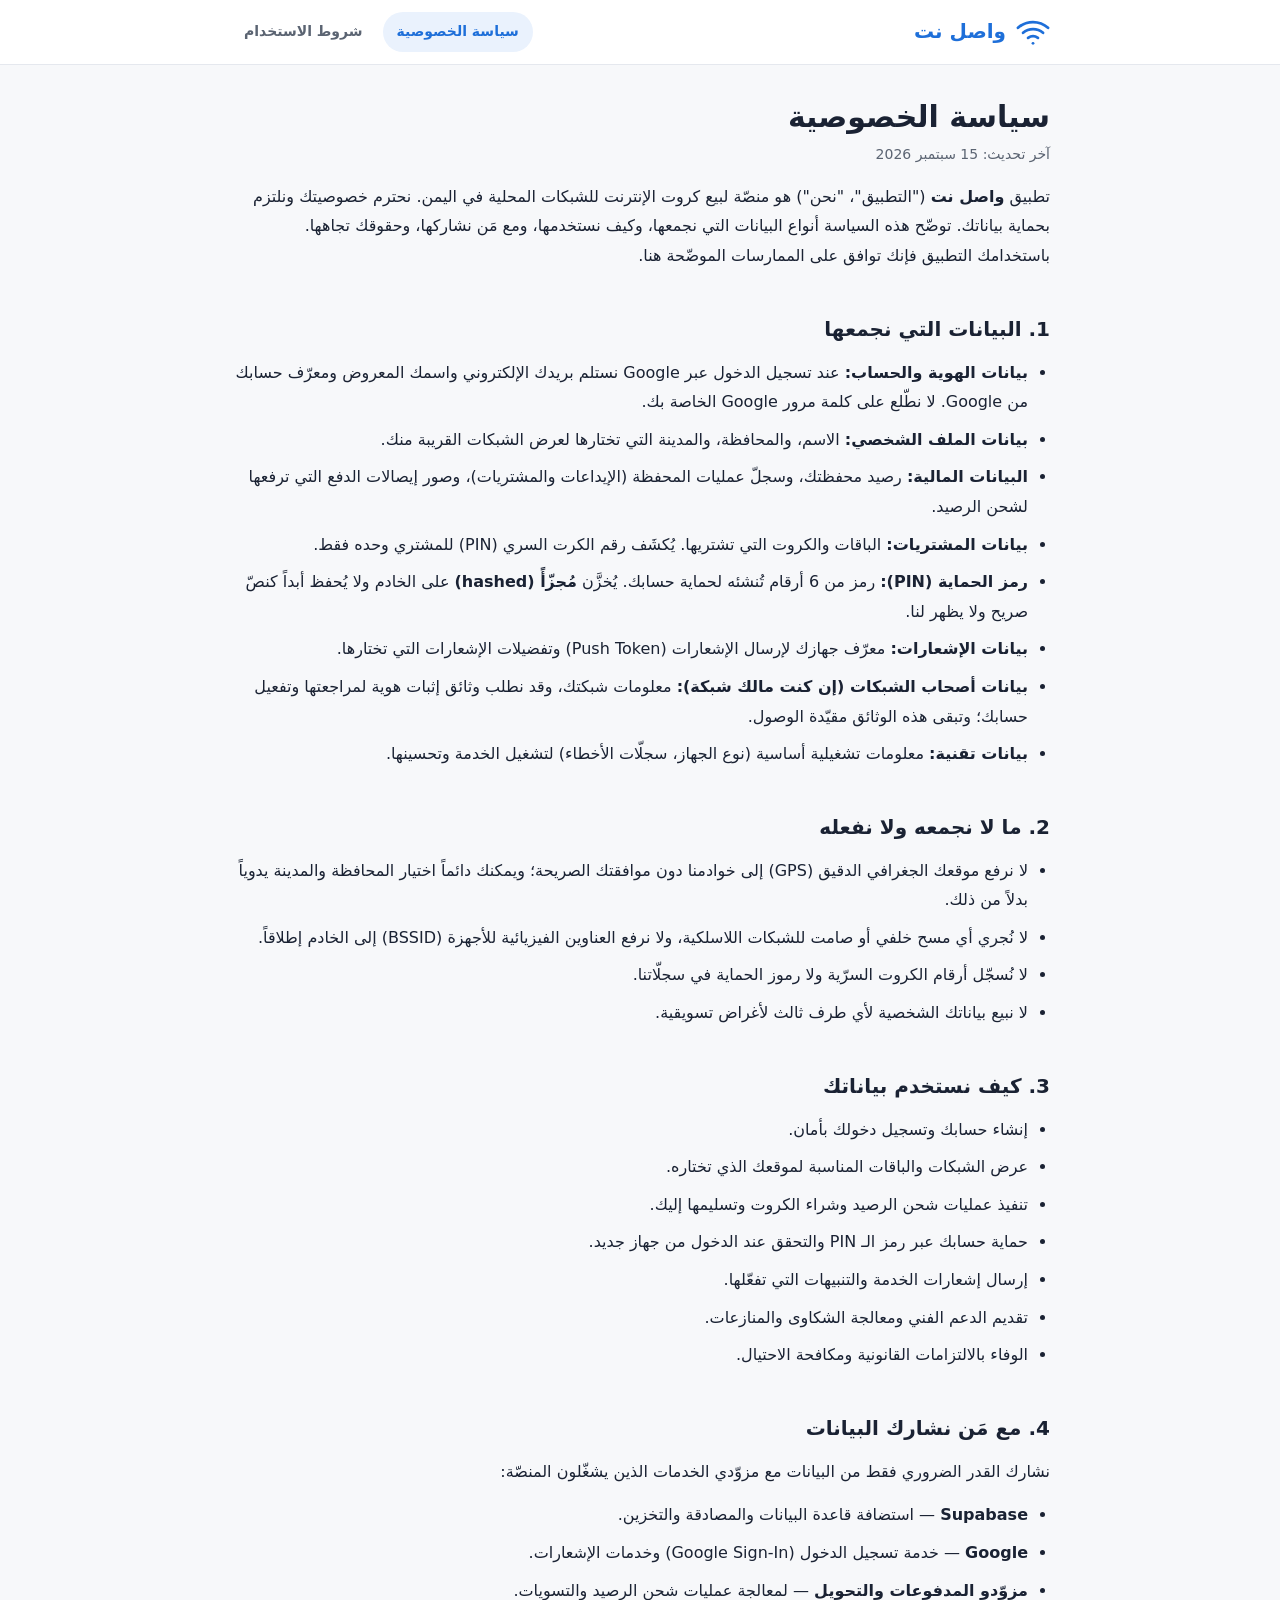
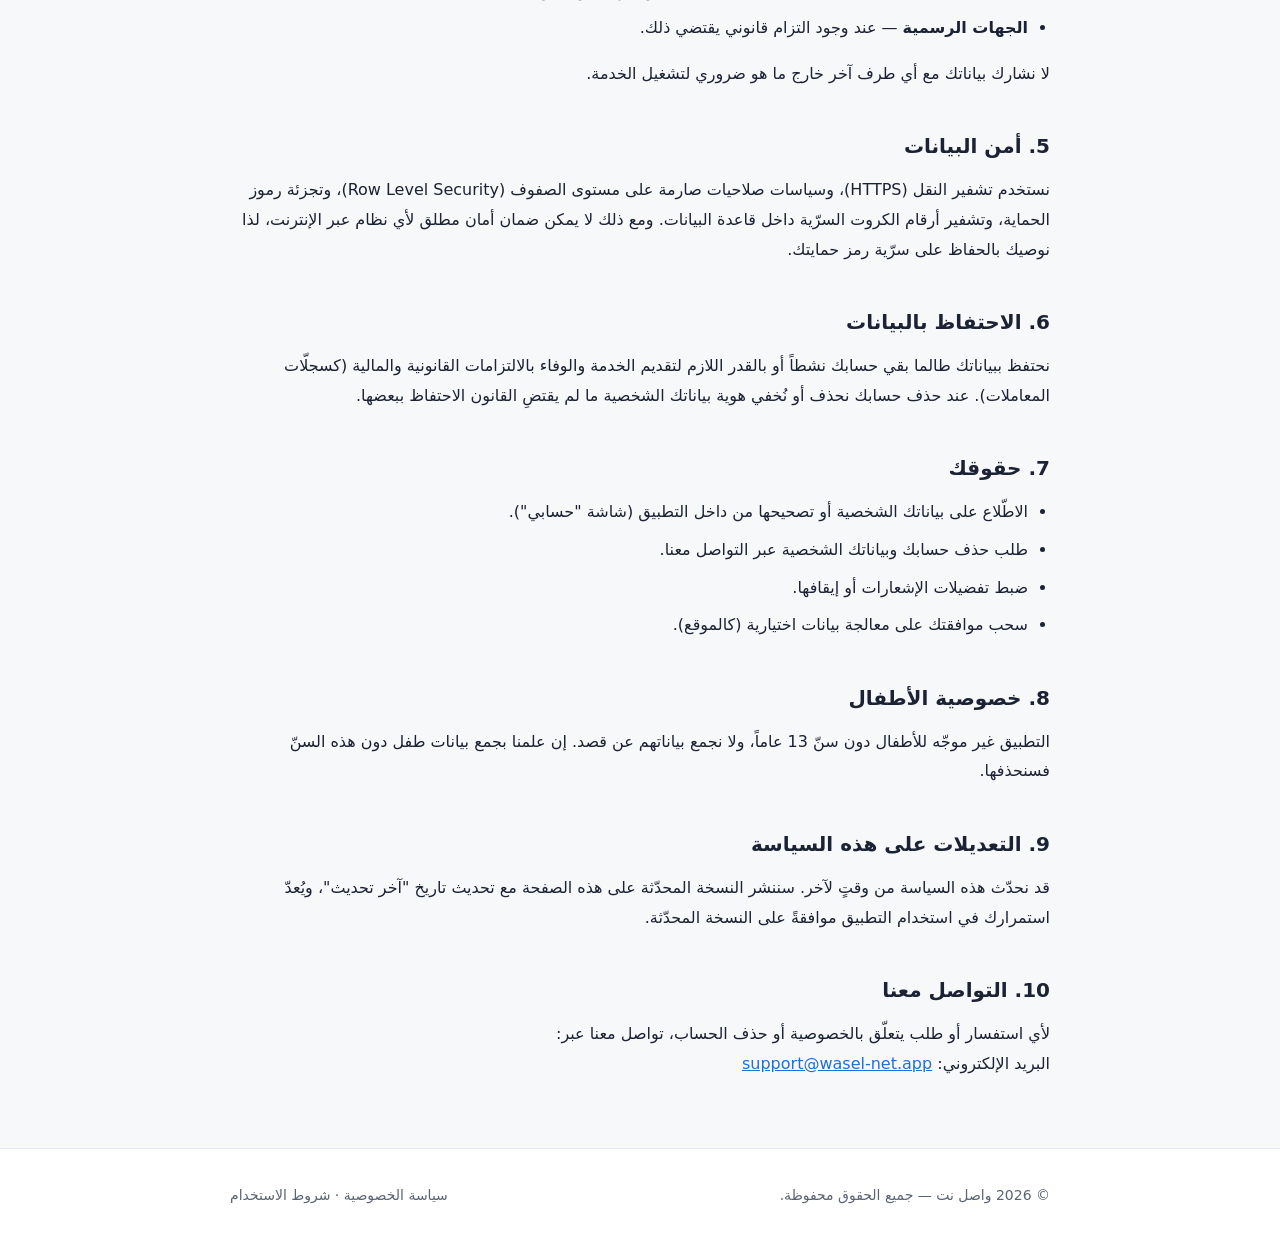
<file: legal/index.html>
<!doctype html>
<html lang="ar" dir="rtl">
<head>
  <meta charset="utf-8">
  <meta name="viewport" content="width=device-width, initial-scale=1">
  <title>واصل نت — سياسة الخصوصية</title>
  <meta name="description" content="سياسة الخصوصية لتطبيق واصل نت لبيع كروت الإنترنت للشبكات المحلية في اليمن.">
  <link rel="stylesheet" href="./styles.css">
</head>
<body>
  <header class="site-header">
    <div class="wrap">
      <div class="brand">
        <svg width="34" height="34" viewBox="0 0 24 24" fill="none" stroke="currentColor" stroke-width="2" stroke-linecap="round" stroke-linejoin="round" aria-hidden="true">
          <path d="M5 12.55a11 11 0 0 1 14.08 0"></path>
          <path d="M1.42 9a16 16 0 0 1 21.16 0"></path>
          <path d="M8.53 16.11a6 6 0 0 1 6.95 0"></path>
          <line x1="12" y1="20" x2="12.01" y2="20"></line>
        </svg>
        <span>واصل نت</span>
      </div>
      <nav class="site-nav">
        <a href="./index.html" class="active">سياسة الخصوصية</a>
        <a href="./terms.html">شروط الاستخدام</a>
      </nav>
    </div>
  </header>

  <main class="wrap doc">
    <h1>سياسة الخصوصية</h1>
    <p class="updated">آخر تحديث: 15 سبتمبر 2026</p>

    <p>
      تطبيق <strong>واصل نت</strong> ("التطبيق"، "نحن") هو منصّة لبيع كروت الإنترنت للشبكات
      المحلية في اليمن. نحترم خصوصيتك ونلتزم بحماية بياناتك. توضّح هذه السياسة أنواع البيانات
      التي نجمعها، وكيف نستخدمها، ومع مَن نشاركها، وحقوقك تجاهها. باستخدامك التطبيق فإنك توافق
      على الممارسات الموضّحة هنا.
    </p>

    <h2>1. البيانات التي نجمعها</h2>
    <ul>
      <li><strong>بيانات الهوية والحساب:</strong> عند تسجيل الدخول عبر Google نستلم بريدك
        الإلكتروني واسمك المعروض ومعرّف حسابك من Google. لا نطّلع على كلمة مرور Google الخاصة بك.</li>
      <li><strong>بيانات الملف الشخصي:</strong> الاسم، والمحافظة، والمدينة التي تختارها لعرض
        الشبكات القريبة منك.</li>
      <li><strong>البيانات المالية:</strong> رصيد محفظتك، وسجلّ عمليات المحفظة (الإيداعات
        والمشتريات)، وصور إيصالات الدفع التي ترفعها لشحن الرصيد.</li>
      <li><strong>بيانات المشتريات:</strong> الباقات والكروت التي تشتريها. يُكشَف رقم الكرت
        السري (PIN) للمشتري وحده فقط.</li>
      <li><strong>رمز الحماية (PIN):</strong> رمز من 6 أرقام تُنشئه لحماية حسابك. يُخزَّن
        <strong>مُجزّأً (hashed)</strong> على الخادم ولا يُحفظ أبداً كنصّ صريح ولا يظهر لنا.</li>
      <li><strong>بيانات الإشعارات:</strong> معرّف جهازك لإرسال الإشعارات (Push Token)
        وتفضيلات الإشعارات التي تختارها.</li>
      <li><strong>بيانات أصحاب الشبكات (إن كنت مالك شبكة):</strong> معلومات شبكتك، وقد نطلب
        وثائق إثبات هوية لمراجعتها وتفعيل حسابك؛ وتبقى هذه الوثائق مقيّدة الوصول.</li>
      <li><strong>بيانات تقنية:</strong> معلومات تشغيلية أساسية (نوع الجهاز، سجلّات الأخطاء)
        لتشغيل الخدمة وتحسينها.</li>
    </ul>

    <h2>2. ما لا نجمعه ولا نفعله</h2>
    <ul>
      <li>لا نرفع موقعك الجغرافي الدقيق (GPS) إلى خوادمنا دون موافقتك الصريحة؛ ويمكنك دائماً
        اختيار المحافظة والمدينة يدوياً بدلاً من ذلك.</li>
      <li>لا نُجري أي مسح خلفي أو صامت للشبكات اللاسلكية، ولا نرفع العناوين الفيزيائية للأجهزة
        (BSSID) إلى الخادم إطلاقاً.</li>
      <li>لا نُسجّل أرقام الكروت السرّية ولا رموز الحماية في سجلّاتنا.</li>
      <li>لا نبيع بياناتك الشخصية لأي طرف ثالث لأغراض تسويقية.</li>
    </ul>

    <h2>3. كيف نستخدم بياناتك</h2>
    <ul>
      <li>إنشاء حسابك وتسجيل دخولك بأمان.</li>
      <li>عرض الشبكات والباقات المناسبة لموقعك الذي تختاره.</li>
      <li>تنفيذ عمليات شحن الرصيد وشراء الكروت وتسليمها إليك.</li>
      <li>حماية حسابك عبر رمز الـ PIN والتحقق عند الدخول من جهاز جديد.</li>
      <li>إرسال إشعارات الخدمة والتنبيهات التي تفعّلها.</li>
      <li>تقديم الدعم الفني ومعالجة الشكاوى والمنازعات.</li>
      <li>الوفاء بالالتزامات القانونية ومكافحة الاحتيال.</li>
    </ul>

    <h2>4. مع مَن نشارك البيانات</h2>
    <p>نشارك القدر الضروري فقط من البيانات مع مزوّدي الخدمات الذين يشغّلون المنصّة:</p>
    <ul>
      <li><strong>Supabase</strong> — استضافة قاعدة البيانات والمصادقة والتخزين.</li>
      <li><strong>Google</strong> — خدمة تسجيل الدخول (Google Sign-In) وخدمات الإشعارات.</li>
      <li><strong>مزوّدو المدفوعات والتحويل</strong> — لمعالجة عمليات شحن الرصيد والتسويات.</li>
      <li><strong>الجهات الرسمية</strong> — عند وجود التزام قانوني يقتضي ذلك.</li>
    </ul>
    <p>لا نشارك بياناتك مع أي طرف آخر خارج ما هو ضروري لتشغيل الخدمة.</p>

    <h2>5. أمن البيانات</h2>
    <p>
      نستخدم تشفير النقل (HTTPS)، وسياسات صلاحيات صارمة على مستوى الصفوف (Row Level Security)،
      وتجزئة رموز الحماية، وتشفير أرقام الكروت السرّية داخل قاعدة البيانات. ومع ذلك لا يمكن ضمان
      أمان مطلق لأي نظام عبر الإنترنت، لذا نوصيك بالحفاظ على سرّية رمز حمايتك.
    </p>

    <h2>6. الاحتفاظ بالبيانات</h2>
    <p>
      نحتفظ ببياناتك طالما بقي حسابك نشطاً أو بالقدر اللازم لتقديم الخدمة والوفاء بالالتزامات
      القانونية والمالية (كسجلّات المعاملات). عند حذف حسابك نحذف أو نُخفي هوية بياناتك الشخصية
      ما لم يقتضِ القانون الاحتفاظ ببعضها.
    </p>

    <h2>7. حقوقك</h2>
    <ul>
      <li>الاطّلاع على بياناتك الشخصية أو تصحيحها من داخل التطبيق (شاشة "حسابي").</li>
      <li>طلب حذف حسابك وبياناتك الشخصية عبر التواصل معنا.</li>
      <li>ضبط تفضيلات الإشعارات أو إيقافها.</li>
      <li>سحب موافقتك على معالجة بيانات اختيارية (كالموقع).</li>
    </ul>

    <h2>8. خصوصية الأطفال</h2>
    <p>
      التطبيق غير موجّه للأطفال دون سنّ 13 عاماً، ولا نجمع بياناتهم عن قصد. إن علمنا بجمع بيانات
      طفل دون هذه السنّ فسنحذفها.
    </p>

    <h2>9. التعديلات على هذه السياسة</h2>
    <p>
      قد نحدّث هذه السياسة من وقتٍ لآخر. سننشر النسخة المحدّثة على هذه الصفحة مع تحديث تاريخ
      "آخر تحديث"، ويُعدّ استمرارك في استخدام التطبيق موافقةً على النسخة المحدّثة.
    </p>

    <h2>10. التواصل معنا</h2>
    <p>
      لأي استفسار أو طلب يتعلّق بالخصوصية أو حذف الحساب، تواصل معنا عبر:
      <br>
      البريد الإلكتروني: <a href="mailto:support@wasel-net.app">support@wasel-net.app</a>
    </p>
  </main>

  <footer class="site-footer">
    <div class="wrap">
      <p>© 2026 واصل نت — جميع الحقوق محفوظة.</p>
      <p><a href="./index.html">سياسة الخصوصية</a> · <a href="./terms.html">شروط الاستخدام</a></p>
    </div>
  </footer>
</body>
</html>
</file>
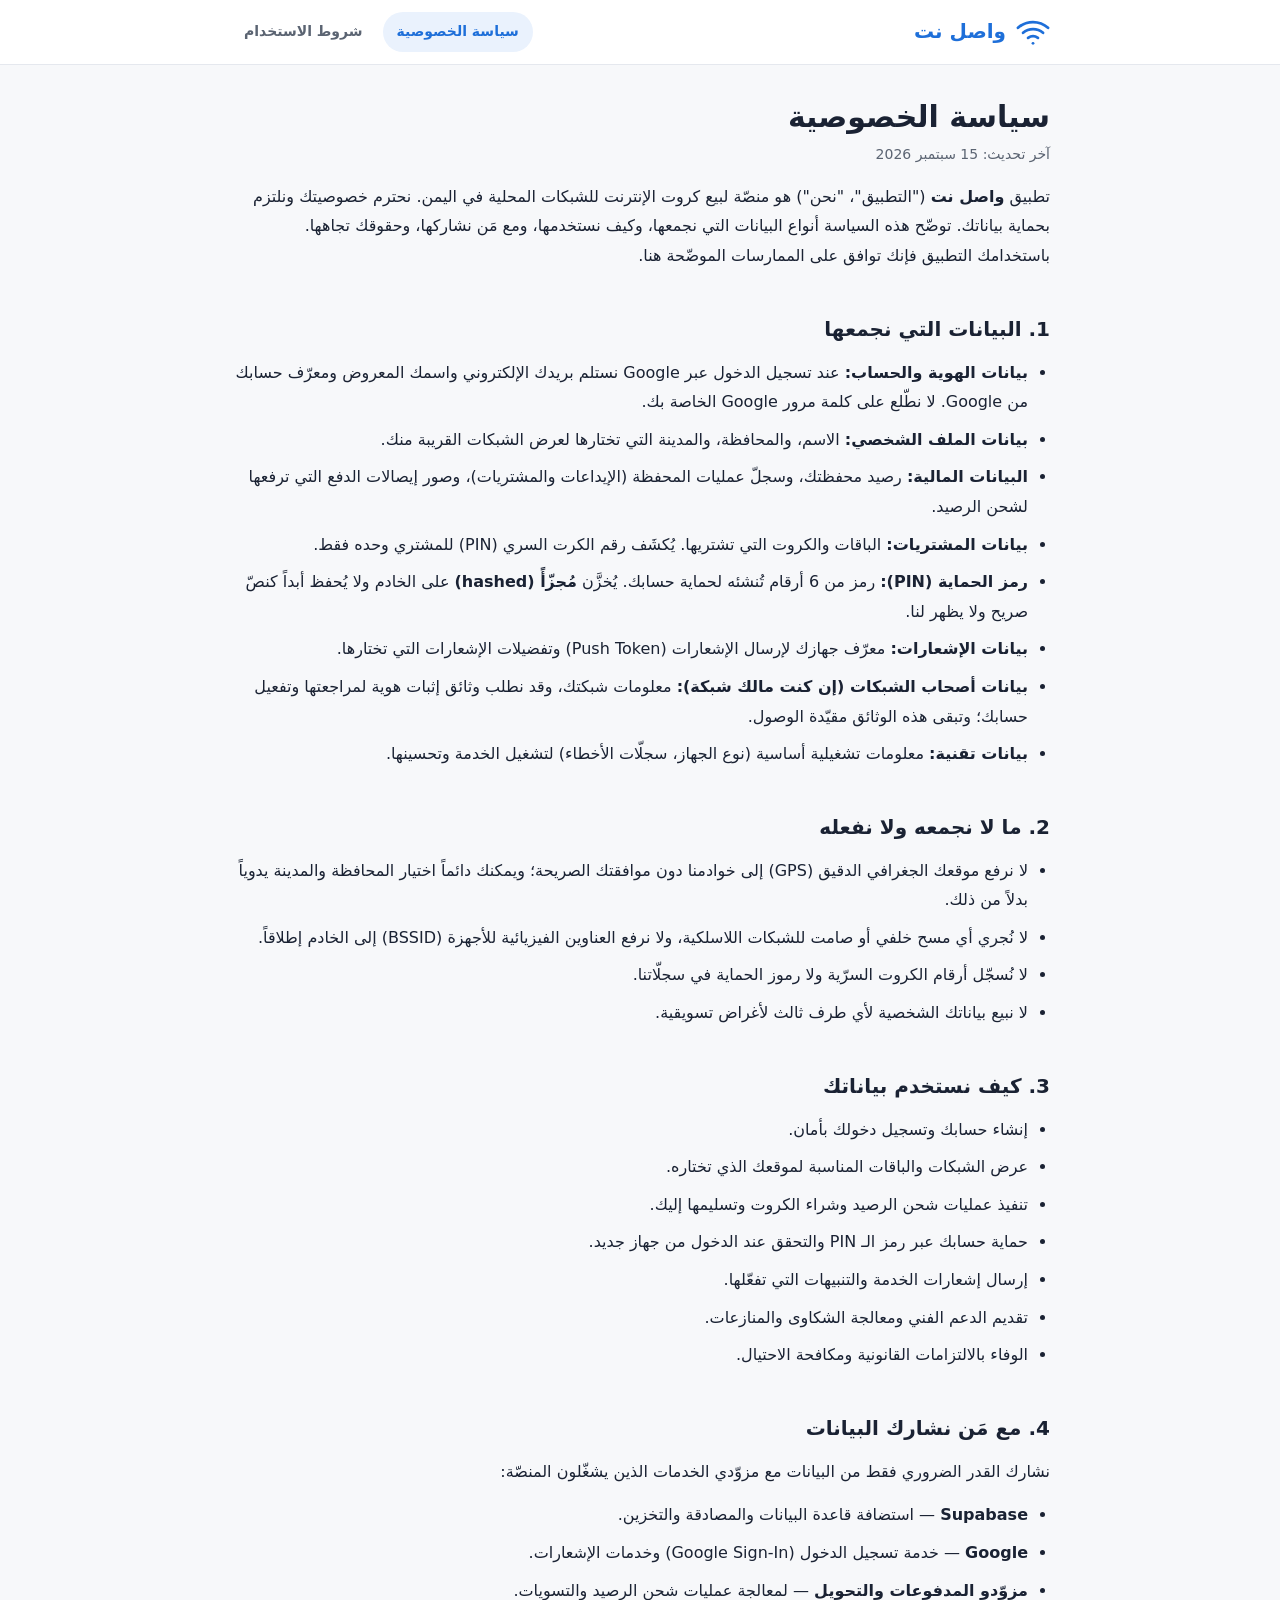
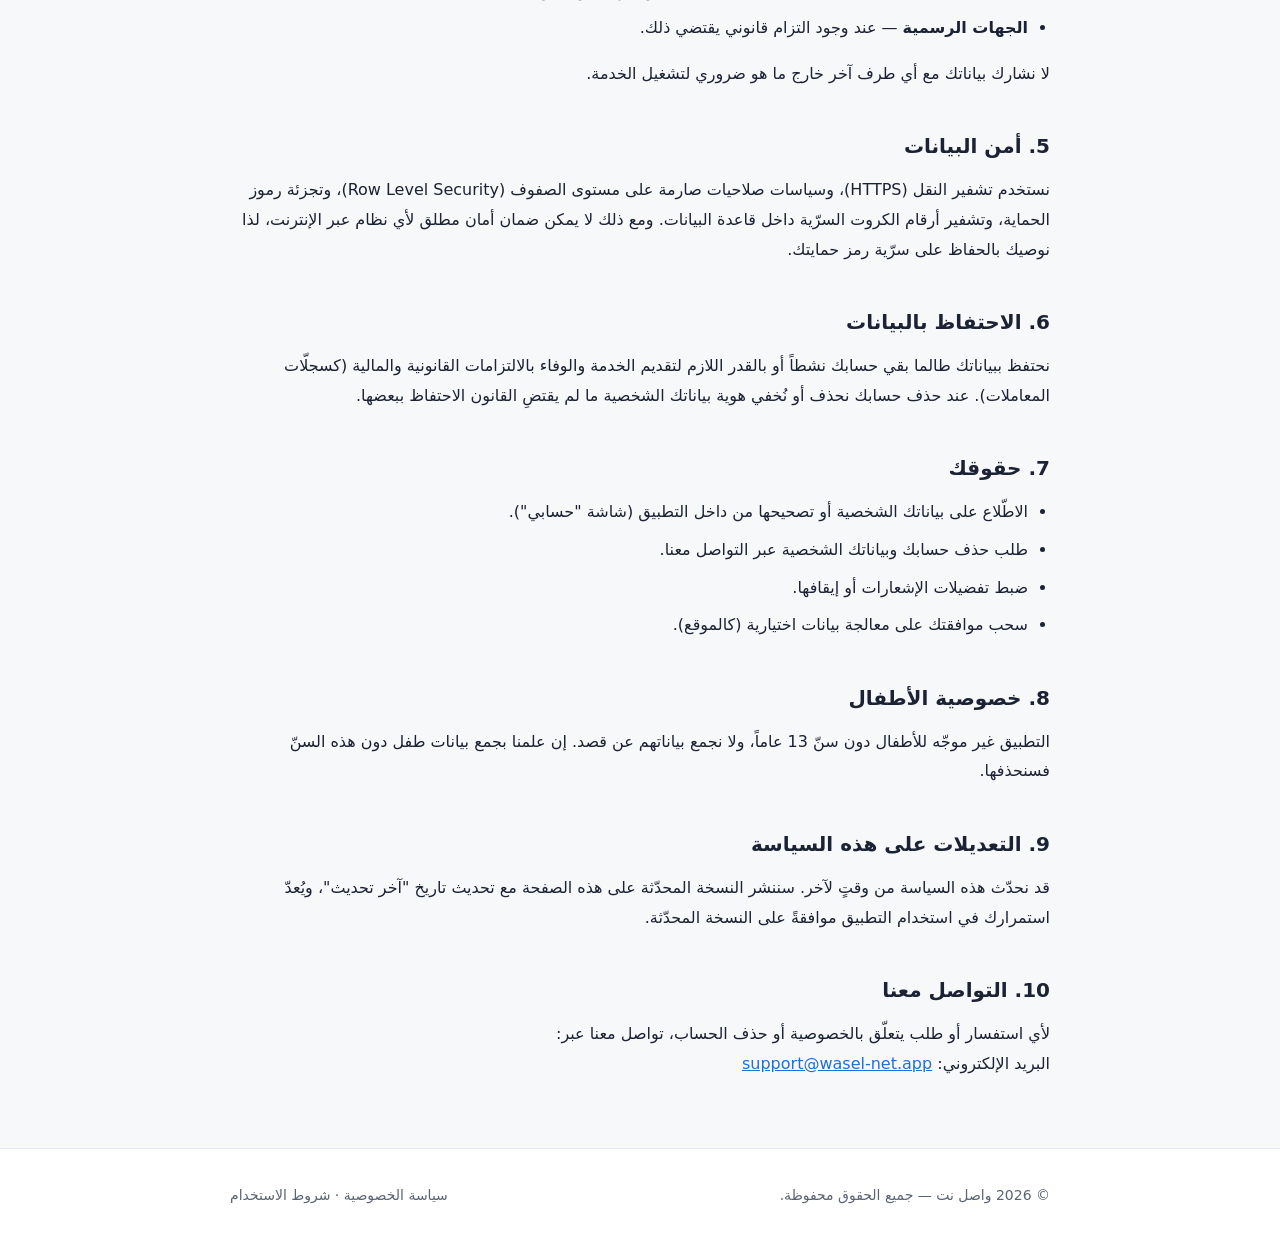
<file: legal/privacy.html>
<!doctype html>
<html lang="ar" dir="rtl">
<head>
  <meta charset="utf-8">
  <meta name="viewport" content="width=device-width, initial-scale=1">
  <title>واصل نت — سياسة الخصوصية</title>
  <meta name="description" content="سياسة الخصوصية لتطبيق واصل نت لبيع كروت الإنترنت للشبكات المحلية في اليمن.">
  <link rel="stylesheet" href="./styles.css">
</head>
<body>
  <header class="site-header">
    <div class="wrap">
      <div class="brand">
        <svg width="34" height="34" viewBox="0 0 24 24" fill="none" stroke="currentColor" stroke-width="2" stroke-linecap="round" stroke-linejoin="round" aria-hidden="true">
          <path d="M5 12.55a11 11 0 0 1 14.08 0"></path>
          <path d="M1.42 9a16 16 0 0 1 21.16 0"></path>
          <path d="M8.53 16.11a6 6 0 0 1 6.95 0"></path>
          <line x1="12" y1="20" x2="12.01" y2="20"></line>
        </svg>
        <span>واصل نت</span>
      </div>
      <nav class="site-nav">
        <a href="/privacy" class="active">سياسة الخصوصية</a>
        <a href="/terms">شروط الاستخدام</a>
      </nav>
    </div>
  </header>

  <main class="wrap doc">
    <h1>سياسة الخصوصية</h1>
    <p class="updated">آخر تحديث: 15 سبتمبر 2026</p>

    <p>
      تطبيق <strong>واصل نت</strong> ("التطبيق"، "نحن") هو منصّة لبيع كروت الإنترنت للشبكات
      المحلية في اليمن. نحترم خصوصيتك ونلتزم بحماية بياناتك. توضّح هذه السياسة أنواع البيانات
      التي نجمعها، وكيف نستخدمها، ومع مَن نشاركها، وحقوقك تجاهها. باستخدامك التطبيق فإنك توافق
      على الممارسات الموضّحة هنا.
    </p>

    <h2>1. البيانات التي نجمعها</h2>
    <ul>
      <li><strong>بيانات الهوية والحساب:</strong> عند تسجيل الدخول عبر Google نستلم بريدك
        الإلكتروني واسمك المعروض ومعرّف حسابك من Google. لا نطّلع على كلمة مرور Google الخاصة بك.</li>
      <li><strong>بيانات الملف الشخصي:</strong> الاسم، والمحافظة، والمدينة التي تختارها لعرض
        الشبكات القريبة منك.</li>
      <li><strong>البيانات المالية:</strong> رصيد محفظتك، وسجلّ عمليات المحفظة (الإيداعات
        والمشتريات)، وصور إيصالات الدفع التي ترفعها لشحن الرصيد.</li>
      <li><strong>بيانات المشتريات:</strong> الباقات والكروت التي تشتريها. يُكشَف رقم الكرت
        السري (PIN) للمشتري وحده فقط.</li>
      <li><strong>رمز الحماية (PIN):</strong> رمز من 6 أرقام تُنشئه لحماية حسابك. يُخزَّن
        <strong>مُجزّأً (hashed)</strong> على الخادم ولا يُحفظ أبداً كنصّ صريح ولا يظهر لنا.</li>
      <li><strong>بيانات الإشعارات:</strong> معرّف جهازك لإرسال الإشعارات (Push Token)
        وتفضيلات الإشعارات التي تختارها.</li>
      <li><strong>بيانات أصحاب الشبكات (إن كنت مالك شبكة):</strong> معلومات شبكتك، وقد نطلب
        وثائق إثبات هوية لمراجعتها وتفعيل حسابك؛ وتبقى هذه الوثائق مقيّدة الوصول.</li>
      <li><strong>بيانات تقنية:</strong> معلومات تشغيلية أساسية (نوع الجهاز، سجلّات الأخطاء)
        لتشغيل الخدمة وتحسينها.</li>
    </ul>

    <h2>2. ما لا نجمعه ولا نفعله</h2>
    <ul>
      <li>لا نرفع موقعك الجغرافي الدقيق (GPS) إلى خوادمنا دون موافقتك الصريحة؛ ويمكنك دائماً
        اختيار المحافظة والمدينة يدوياً بدلاً من ذلك.</li>
      <li>لا نُجري أي مسح خلفي أو صامت للشبكات اللاسلكية، ولا نرفع العناوين الفيزيائية للأجهزة
        (BSSID) إلى الخادم إطلاقاً.</li>
      <li>لا نُسجّل أرقام الكروت السرّية ولا رموز الحماية في سجلّاتنا.</li>
      <li>لا نبيع بياناتك الشخصية لأي طرف ثالث لأغراض تسويقية.</li>
    </ul>

    <h2>3. كيف نستخدم بياناتك</h2>
    <ul>
      <li>إنشاء حسابك وتسجيل دخولك بأمان.</li>
      <li>عرض الشبكات والباقات المناسبة لموقعك الذي تختاره.</li>
      <li>تنفيذ عمليات شحن الرصيد وشراء الكروت وتسليمها إليك.</li>
      <li>حماية حسابك عبر رمز الـ PIN والتحقق عند الدخول من جهاز جديد.</li>
      <li>إرسال إشعارات الخدمة والتنبيهات التي تفعّلها.</li>
      <li>تقديم الدعم الفني ومعالجة الشكاوى والمنازعات.</li>
      <li>الوفاء بالالتزامات القانونية ومكافحة الاحتيال.</li>
    </ul>

    <h2>4. مع مَن نشارك البيانات</h2>
    <p>نشارك القدر الضروري فقط من البيانات مع مزوّدي الخدمات الذين يشغّلون المنصّة:</p>
    <ul>
      <li><strong>Supabase</strong> — استضافة قاعدة البيانات والمصادقة والتخزين.</li>
      <li><strong>Google</strong> — خدمة تسجيل الدخول (Google Sign-In) وخدمات الإشعارات.</li>
      <li><strong>مزوّدو المدفوعات والتحويل</strong> — لمعالجة عمليات شحن الرصيد والتسويات.</li>
      <li><strong>الجهات الرسمية</strong> — عند وجود التزام قانوني يقتضي ذلك.</li>
    </ul>
    <p>لا نشارك بياناتك مع أي طرف آخر خارج ما هو ضروري لتشغيل الخدمة.</p>

    <h2>5. أمن البيانات</h2>
    <p>
      نستخدم تشفير النقل (HTTPS)، وسياسات صلاحيات صارمة على مستوى الصفوف (Row Level Security)،
      وتجزئة رموز الحماية، وتشفير أرقام الكروت السرّية داخل قاعدة البيانات. ومع ذلك لا يمكن ضمان
      أمان مطلق لأي نظام عبر الإنترنت، لذا نوصيك بالحفاظ على سرّية رمز حمايتك.
    </p>

    <h2>6. الاحتفاظ بالبيانات</h2>
    <p>
      نحتفظ ببياناتك طالما بقي حسابك نشطاً أو بالقدر اللازم لتقديم الخدمة والوفاء بالالتزامات
      القانونية والمالية (كسجلّات المعاملات). عند حذف حسابك نحذف أو نُخفي هوية بياناتك الشخصية
      ما لم يقتضِ القانون الاحتفاظ ببعضها.
    </p>

    <h2>7. حقوقك</h2>
    <ul>
      <li>الاطّلاع على بياناتك الشخصية أو تصحيحها من داخل التطبيق (شاشة "حسابي").</li>
      <li>طلب حذف حسابك وبياناتك الشخصية عبر التواصل معنا.</li>
      <li>ضبط تفضيلات الإشعارات أو إيقافها.</li>
      <li>سحب موافقتك على معالجة بيانات اختيارية (كالموقع).</li>
    </ul>

    <h2>8. خصوصية الأطفال</h2>
    <p>
      التطبيق غير موجّه للأطفال دون سنّ 13 عاماً، ولا نجمع بياناتهم عن قصد. إن علمنا بجمع بيانات
      طفل دون هذه السنّ فسنحذفها.
    </p>

    <h2>9. التعديلات على هذه السياسة</h2>
    <p>
      قد نحدّث هذه السياسة من وقتٍ لآخر. سننشر النسخة المحدّثة على هذه الصفحة مع تحديث تاريخ
      "آخر تحديث"، ويُعدّ استمرارك في استخدام التطبيق موافقةً على النسخة المحدّثة.
    </p>

    <h2>10. التواصل معنا</h2>
    <p>
      لأي استفسار أو طلب يتعلّق بالخصوصية أو حذف الحساب، تواصل معنا عبر:
      <br>
      البريد الإلكتروني: <a href="mailto:support@wasel-net.app">support@wasel-net.app</a>
    </p>
  </main>

  <footer class="site-footer">
    <div class="wrap">
      <p>© 2026 واصل نت — جميع الحقوق محفوظة.</p>
      <p><a href="/privacy">سياسة الخصوصية</a> · <a href="/terms">شروط الاستخدام</a></p>
    </div>
  </footer>
</body>
</html>
</file>
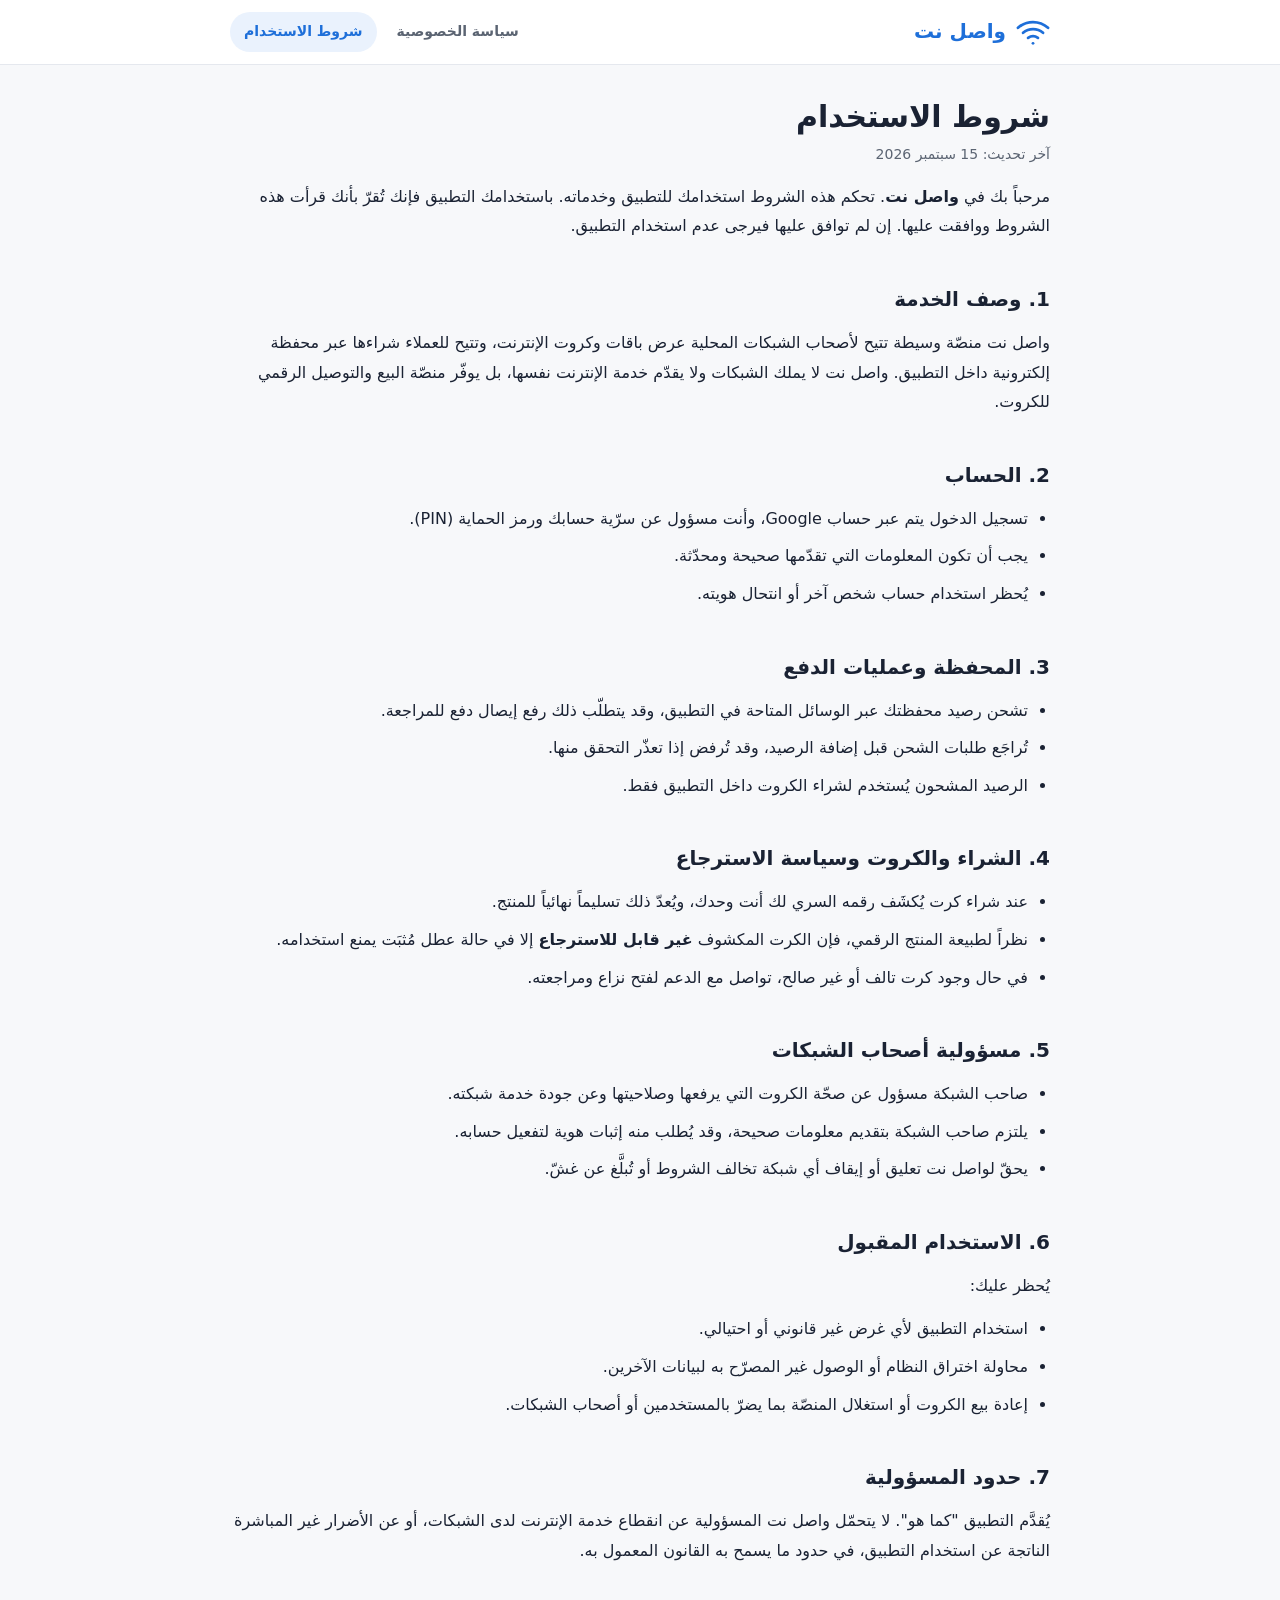
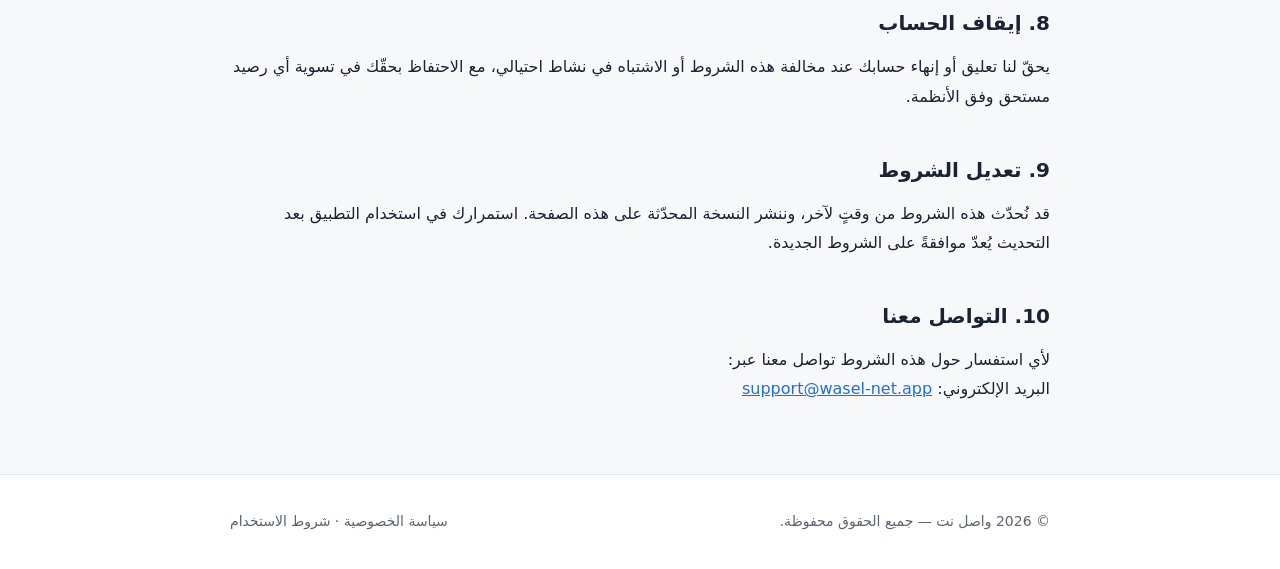
<file: legal/terms.html>
<!doctype html>
<html lang="ar" dir="rtl">
<head>
  <meta charset="utf-8">
  <meta name="viewport" content="width=device-width, initial-scale=1">
  <title>واصل نت — شروط الاستخدام</title>
  <meta name="description" content="شروط استخدام تطبيق واصل نت لبيع كروت الإنترنت للشبكات المحلية في اليمن.">
  <link rel="stylesheet" href="./styles.css">
</head>
<body>
  <header class="site-header">
    <div class="wrap">
      <div class="brand">
        <svg width="34" height="34" viewBox="0 0 24 24" fill="none" stroke="currentColor" stroke-width="2" stroke-linecap="round" stroke-linejoin="round" aria-hidden="true">
          <path d="M5 12.55a11 11 0 0 1 14.08 0"></path>
          <path d="M1.42 9a16 16 0 0 1 21.16 0"></path>
          <path d="M8.53 16.11a6 6 0 0 1 6.95 0"></path>
          <line x1="12" y1="20" x2="12.01" y2="20"></line>
        </svg>
        <span>واصل نت</span>
      </div>
      <nav class="site-nav">
        <a href="/privacy">سياسة الخصوصية</a>
        <a href="/terms" class="active">شروط الاستخدام</a>
      </nav>
    </div>
  </header>

  <main class="wrap doc">
    <h1>شروط الاستخدام</h1>
    <p class="updated">آخر تحديث: 15 سبتمبر 2026</p>

    <p>
      مرحباً بك في <strong>واصل نت</strong>. تحكم هذه الشروط استخدامك للتطبيق وخدماته. باستخدامك
      التطبيق فإنك تُقرّ بأنك قرأت هذه الشروط ووافقت عليها. إن لم توافق عليها فيرجى عدم استخدام التطبيق.
    </p>

    <h2>1. وصف الخدمة</h2>
    <p>
      واصل نت منصّة وسيطة تتيح لأصحاب الشبكات المحلية عرض باقات وكروت الإنترنت، وتتيح للعملاء
      شراءها عبر محفظة إلكترونية داخل التطبيق. واصل نت لا يملك الشبكات ولا يقدّم خدمة الإنترنت
      نفسها، بل يوفّر منصّة البيع والتوصيل الرقمي للكروت.
    </p>

    <h2>2. الحساب</h2>
    <ul>
      <li>تسجيل الدخول يتم عبر حساب Google، وأنت مسؤول عن سرّية حسابك ورمز الحماية (PIN).</li>
      <li>يجب أن تكون المعلومات التي تقدّمها صحيحة ومحدّثة.</li>
      <li>يُحظر استخدام حساب شخص آخر أو انتحال هويته.</li>
    </ul>

    <h2>3. المحفظة وعمليات الدفع</h2>
    <ul>
      <li>تشحن رصيد محفظتك عبر الوسائل المتاحة في التطبيق، وقد يتطلّب ذلك رفع إيصال دفع للمراجعة.</li>
      <li>تُراجَع طلبات الشحن قبل إضافة الرصيد، وقد تُرفض إذا تعذّر التحقق منها.</li>
      <li>الرصيد المشحون يُستخدم لشراء الكروت داخل التطبيق فقط.</li>
    </ul>

    <h2>4. الشراء والكروت وسياسة الاسترجاع</h2>
    <ul>
      <li>عند شراء كرت يُكشَف رقمه السري لك أنت وحدك، ويُعدّ ذلك تسليماً نهائياً للمنتج.</li>
      <li>نظراً لطبيعة المنتج الرقمي، فإن الكرت المكشوف <strong>غير قابل للاسترجاع</strong> إلا
        في حالة عطل مُثبَت يمنع استخدامه.</li>
      <li>في حال وجود كرت تالف أو غير صالح، تواصل مع الدعم لفتح نزاع ومراجعته.</li>
    </ul>

    <h2>5. مسؤولية أصحاب الشبكات</h2>
    <ul>
      <li>صاحب الشبكة مسؤول عن صحّة الكروت التي يرفعها وصلاحيتها وعن جودة خدمة شبكته.</li>
      <li>يلتزم صاحب الشبكة بتقديم معلومات صحيحة، وقد يُطلب منه إثبات هوية لتفعيل حسابه.</li>
      <li>يحقّ لواصل نت تعليق أو إيقاف أي شبكة تخالف الشروط أو تُبلَّغ عن غشّ.</li>
    </ul>

    <h2>6. الاستخدام المقبول</h2>
    <p>يُحظر عليك:</p>
    <ul>
      <li>استخدام التطبيق لأي غرض غير قانوني أو احتيالي.</li>
      <li>محاولة اختراق النظام أو الوصول غير المصرّح به لبيانات الآخرين.</li>
      <li>إعادة بيع الكروت أو استغلال المنصّة بما يضرّ بالمستخدمين أو أصحاب الشبكات.</li>
    </ul>

    <h2>7. حدود المسؤولية</h2>
    <p>
      يُقدَّم التطبيق "كما هو". لا يتحمّل واصل نت المسؤولية عن انقطاع خدمة الإنترنت لدى الشبكات،
      أو عن الأضرار غير المباشرة الناتجة عن استخدام التطبيق، في حدود ما يسمح به القانون المعمول به.
    </p>

    <h2>8. إيقاف الحساب</h2>
    <p>
      يحقّ لنا تعليق أو إنهاء حسابك عند مخالفة هذه الشروط أو الاشتباه في نشاط احتيالي، مع
      الاحتفاظ بحقّك في تسوية أي رصيد مستحق وفق الأنظمة.
    </p>

    <h2>9. تعديل الشروط</h2>
    <p>
      قد نُحدّث هذه الشروط من وقتٍ لآخر، وننشر النسخة المحدّثة على هذه الصفحة. استمرارك في
      استخدام التطبيق بعد التحديث يُعدّ موافقةً على الشروط الجديدة.
    </p>

    <h2>10. التواصل معنا</h2>
    <p>
      لأي استفسار حول هذه الشروط تواصل معنا عبر:
      <br>
      البريد الإلكتروني: <a href="mailto:support@wasel-net.app">support@wasel-net.app</a>
    </p>
  </main>

  <footer class="site-footer">
    <div class="wrap">
      <p>© 2026 واصل نت — جميع الحقوق محفوظة.</p>
      <p><a href="/privacy">سياسة الخصوصية</a> · <a href="/terms">شروط الاستخدام</a></p>
    </div>
  </footer>
</body>
</html>
</file>
<file: legal/styles.css>
:root {
  --bg: #f7f8fa;
  --card: #ffffff;
  --text: #1a2233;
  --muted: #5b6472;
  --border: #e5e8ee;
  --brand: #1e6fd9;
  --brand-soft: #eaf2fd;
  --max: 860px;
}
@media (prefers-color-scheme: dark) {
  :root {
    --bg: #0f141c;
    --card: #161d28;
    --text: #e7ebf2;
    --muted: #9aa4b3;
    --border: #26303d;
    --brand: #5aa0f2;
    --brand-soft: #182432;
  }
}

* { box-sizing: border-box; }
html { -webkit-text-size-adjust: 100%; }
body {
  margin: 0;
  background: var(--bg);
  color: var(--text);
  font-family: "Segoe UI", Tahoma, "Noto Kufi Arabic", system-ui, -apple-system, Arial, sans-serif;
  line-height: 1.85;
  font-size: 16px;
}

.wrap {
  width: 100%;
  max-width: var(--max);
  margin-inline: auto;
  padding-inline: 20px;
}

/* Header */
.site-header {
  background: var(--card);
  border-bottom: 1px solid var(--border);
  position: sticky;
  top: 0;
  z-index: 10;
}
.site-header .wrap {
  display: flex;
  align-items: center;
  justify-content: space-between;
  gap: 16px;
  flex-wrap: wrap;
  padding-block: 12px;
}
.brand {
  display: flex;
  align-items: center;
  gap: 10px;
  font-weight: 800;
  font-size: 20px;
  color: var(--brand);
}
.site-nav { display: flex; gap: 6px; flex-wrap: wrap; }
.site-nav a {
  text-decoration: none;
  color: var(--muted);
  padding: 7px 14px;
  border-radius: 999px;
  font-weight: 600;
  font-size: 14px;
  transition: background .15s, color .15s;
}
.site-nav a:hover { color: var(--text); background: var(--border); }
.site-nav a.active { color: var(--brand); background: var(--brand-soft); }

/* Document body */
.doc { padding-block: 32px 56px; }
.doc h1 {
  font-size: 30px;
  margin: 0 0 6px;
  line-height: 1.3;
}
.updated {
  color: var(--muted);
  font-size: 14px;
  margin: 0 0 28px;
}
.doc h2 {
  font-size: 20px;
  margin: 34px 0 10px;
  padding-top: 6px;
}
.doc p { margin: 0 0 14px; }
.doc ul {
  margin: 0 0 16px;
  padding-inline-start: 22px;
}
.doc li { margin-bottom: 8px; }
.doc a { color: var(--brand); }
.doc strong { color: var(--text); }

/* Footer */
.site-footer {
  border-top: 1px solid var(--border);
  background: var(--card);
  color: var(--muted);
  font-size: 14px;
}
.site-footer .wrap {
  padding-block: 20px;
  display: flex;
  align-items: center;
  justify-content: space-between;
  gap: 10px;
  flex-wrap: wrap;
}
.site-footer a { color: var(--muted); text-decoration: none; }
.site-footer a:hover { color: var(--brand); }

@media (max-width: 520px) {
  .doc h1 { font-size: 25px; }
  body { font-size: 15px; }
}
</file>
